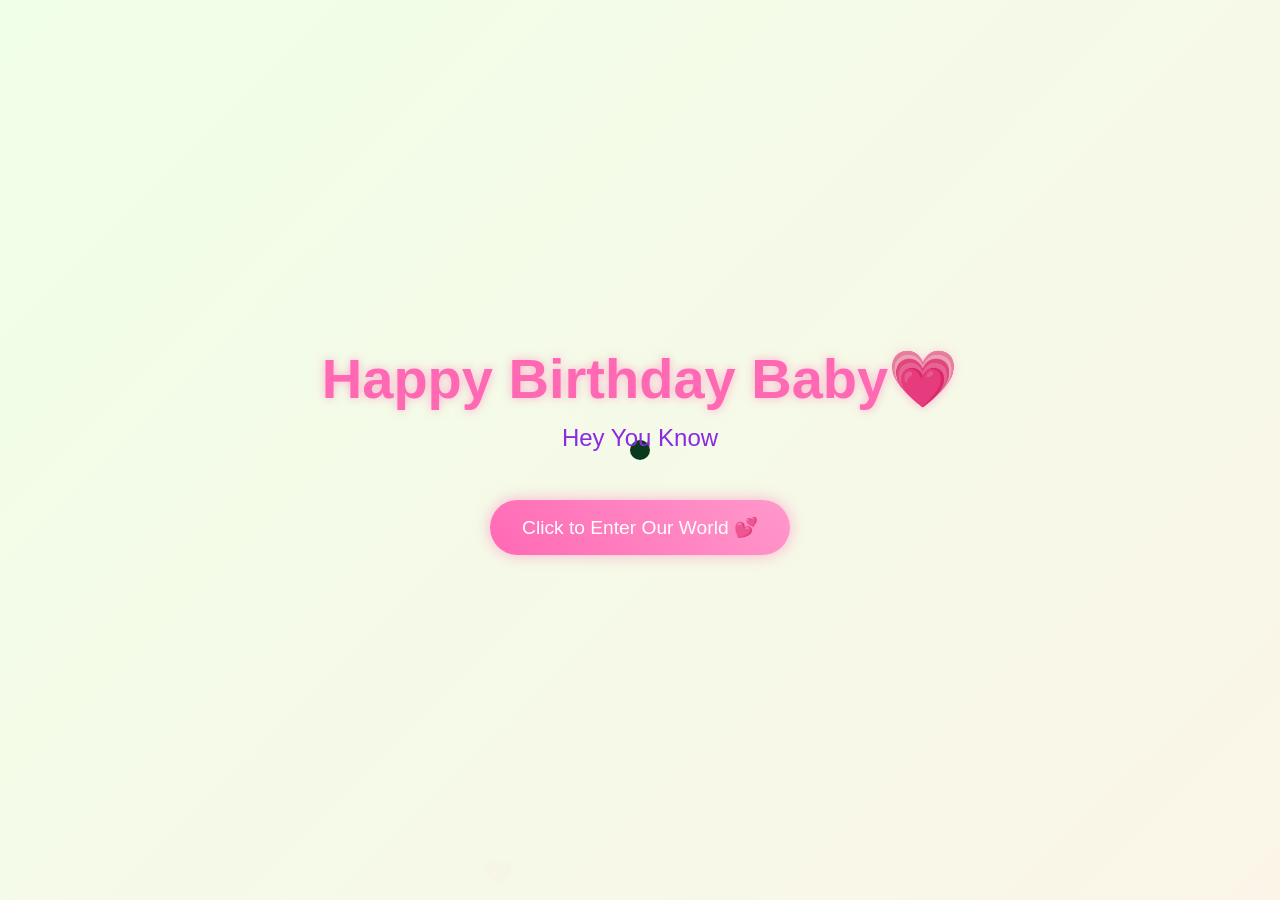
<file: index.html>
<!DOCTYPE html>
<html lang="en">
<head>
    <meta charset="UTF-8">
    <meta name="viewport" content="width=device-width, initial-scale=1.0">
    <title>Happy Birthday</title>
    <script src="https://cdnjs.cloudflare.com/ajax/libs/gsap/3.12.2/gsap.min.js"></script>
    <link rel="stylesheet" href="style.css">
    <script src="config.js"></script>
    <script src="shared.js"></script>
</head>
<body>
    <div class="cursor"></div>
    <div class="container">
        <h1>Happy Birthday <span data-bday-name>Baby</span>💗</h1>
        <div class="greeting"></div>
        <button class="cta-button">Click to Enter Our World 💕</button>
    </div>

    <script src="script.js"></script>
</body>
</html>
</file>
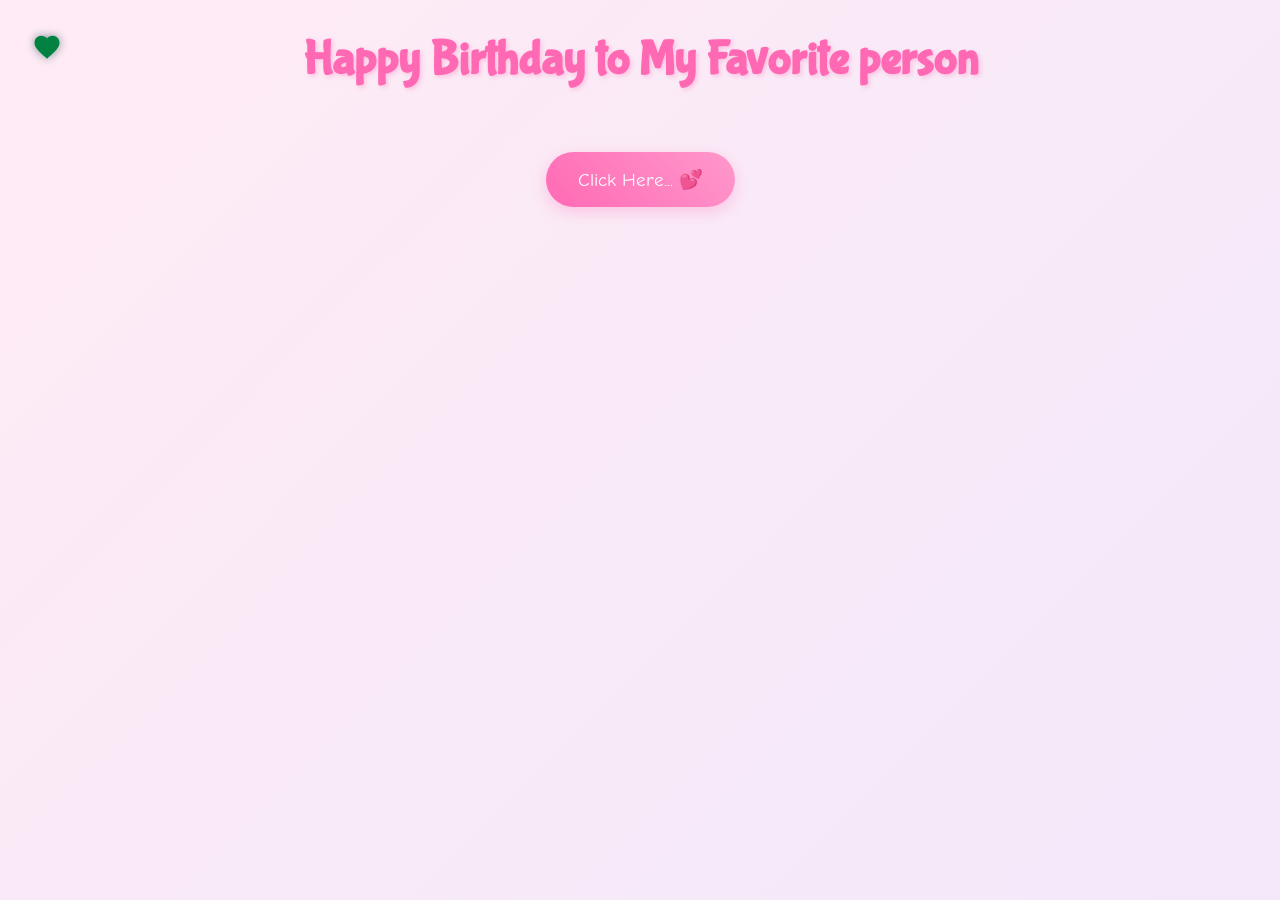
<file: cause.html>
<!DOCTYPE html>
<html lang="en">
<head>
    <meta charset="UTF-8">
    <meta name="viewport" content="width=device-width, initial-scale=1.0">
    <title>Happy Birthday Baby 💖</title>
    <script src="https://cdnjs.cloudflare.com/ajax/libs/gsap/3.12.2/gsap.min.js"></script>
    <link rel="stylesheet" href="./cause.css">
    <script src="config.js"></script>
    <script src="shared.js"></script>
</head>
<body>
    <div class="custom-cursor">
        <svg viewBox="0 0 24 24">
            <path fill="#ff69b4" d="M12 21.35l-1.45-1.32C5.4 15.36 2 12.28 2 8.5 2 5.42 4.42 3 7.5 3c1.74 0 3.41.81 4.5 2.09C13.09 3.81 14.76 3 16.5 3 19.58 3 22 5.42 22 8.5c0 3.78-3.4 6.86-8.55 11.54L12 21.35z"/>
        </svg>
    </div>

    <div class="container">
       <h1>Happy Birthday to My Favorite person </h1>
        <div id="reasons-container"></div>
        
        <button class="shuffle-button">Click Here... 💕</button>
        <div class="reason-counter"></div>

        <div class="ending-section">
            <div class="teddy-hug">
                <img src="./gif1.gif" alt="Teddy Hug">
            </div>
               <div class="ending-text">Forever my favorite person. ❤️</div>
        </div>
    </div>

    <script src="cause.js"></script>
</body>
</html>
</file>
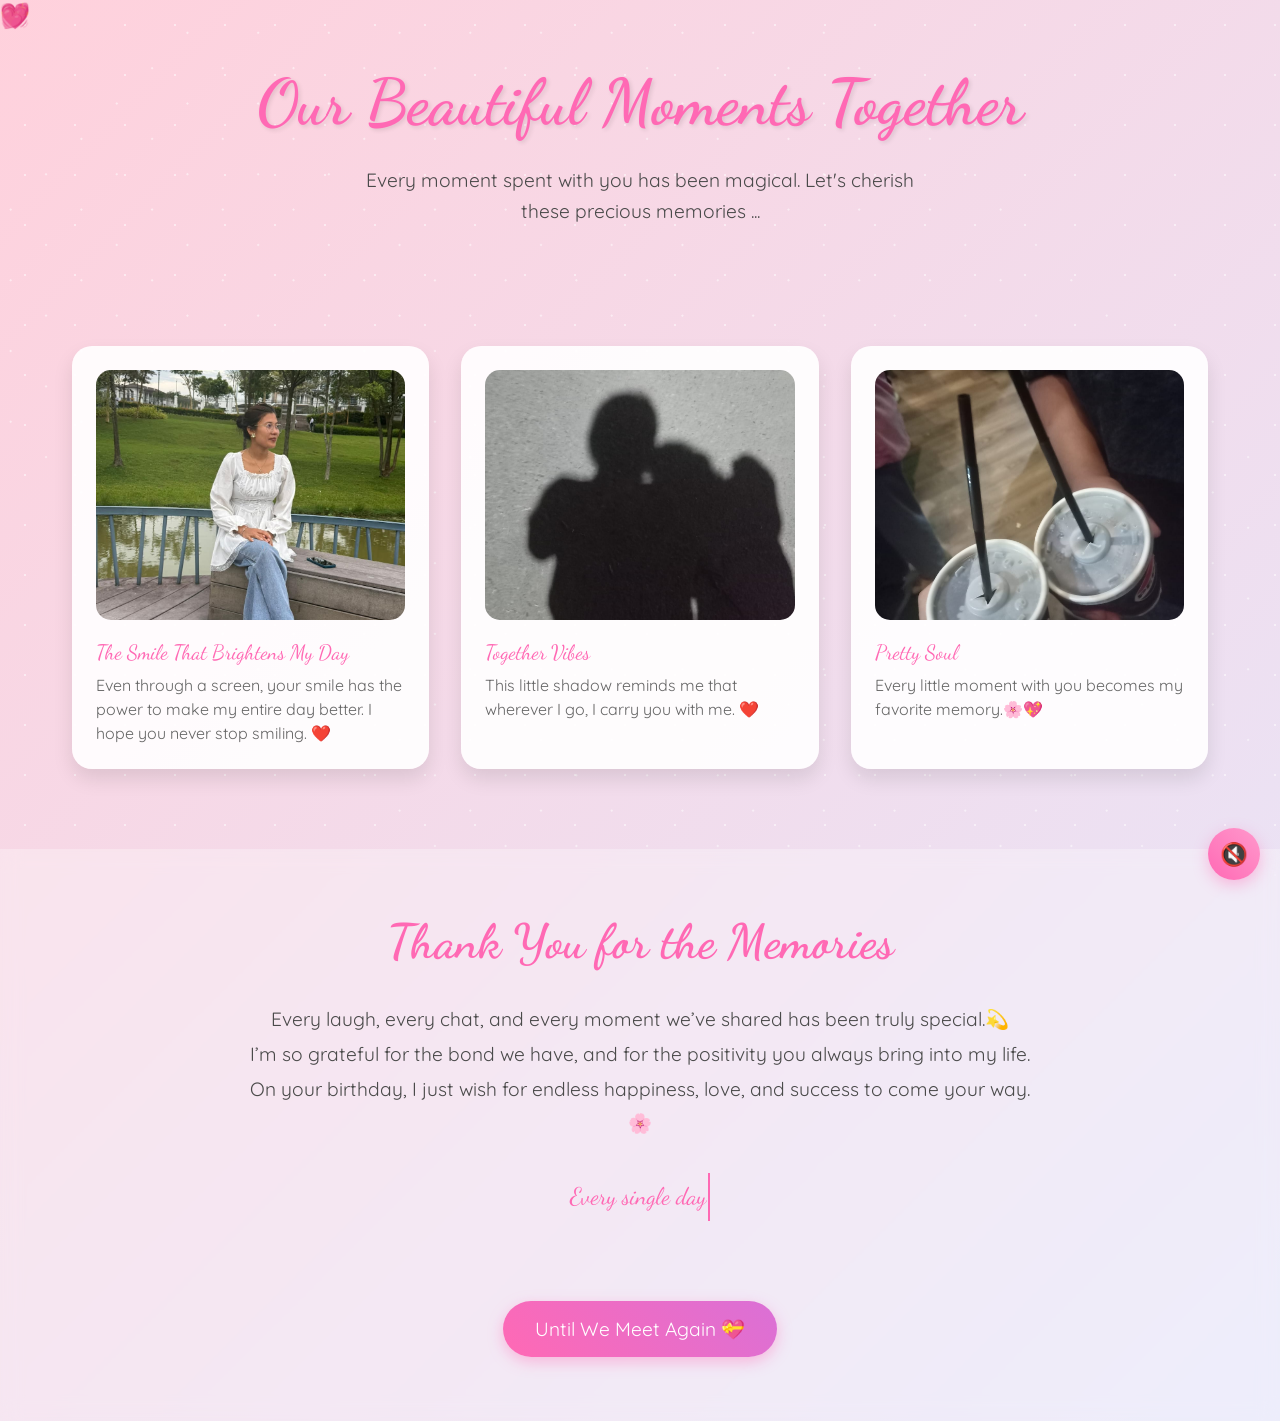
<file: last.html>
<!DOCTYPE html>
<html lang="en">

<head>
    <meta charset="UTF-8">
    <meta name="viewport" content="width=device-width, initial-scale=1.0">
    <title>Our Beautiful Memories ✨</title>
    <style>
        @import url('https://fonts.googleapis.com/css2?family=Dancing+Script:wght@700&family=Quicksand:wght@300;400;500;600&display=swap');

        * {
            margin: 0;
            padding: 0;
            box-sizing: border-box;
        }

        body {
            min-height: 100vh;
            background: linear-gradient(135deg,
                    #ffd1dc 0%,
                    #e6e6fa 25%,
                    #ffefd5 50%,
                    #e6e6fa 75%,
                    #ffd1dc 100%);
            background-size: 400% 400%;
            animation: gradientFlow 15s ease infinite;
            font-family: 'Quicksand', sans-serif;
            overflow-x: hidden;
            color: #4a4a4a;
        }

        @keyframes gradientFlow {
            0% {
                background-position: 0% 50%;
            }

            50% {
                background-position: 100% 50%;
            }

            100% {
                background-position: 0% 50%;
            }
        }

        /* Enhanced Sparkle Effect */
        .magic-sparkles {
            position: fixed;
            top: 0;
            left: 0;
            width: 100%;
            height: 100%;
            pointer-events: none;
            z-index: 1;
        }

        .sparkle {
            position: absolute;
            width: 6px;
            height: 6px;
            border-radius: 50%;
            background-color: white;
            animation: twinkle var(--duration, 4s) ease-in-out infinite;
            opacity: 0;
        }

        @keyframes twinkle {

            0%,
            100% {
                opacity: 0;
                transform: scale(0.5);
            }

            50% {
                opacity: 0.8;
                transform: scale(1);
            }
        }

        /* Generate 50 sparkles with different positions and animations */
        .magic-sparkles::before,
        .magic-sparkles::after {
            content: '';
            position: absolute;
            width: 100%;
            height: 100%;
            background-image: radial-gradient(circle, white 1px, transparent 1px);
            background-size: 50px 50px;
            animation: sparkleLayer 8s linear infinite;
            opacity: 0.5;
        }

        .magic-sparkles::after {
            animation-delay: -4s;
            transform: rotate(45deg);
        }

        @keyframes sparkleLayer {
            0% {
                transform: translateY(0);
            }

            100% {
                transform: translateY(-50px);
            }
        }

        /* Floating Hearts */
        .floating-hearts {
            position: fixed;
            width: 100%;
            height: 100%;
            pointer-events: none;
            z-index: 2;
        }

        .heart {
            position: absolute;
            font-size: 1.5rem;
            color: rgba(255, 105, 180, 0.6);
            animation: floatHeart var(--float-duration, 6s) ease-in-out infinite;
            animation-delay: var(--delay, 0s);
        }

        @keyframes floatHeart {
            0% {
                transform: translate(0, 100vh) rotate(0deg);
            }

            100% {
                transform: translate(var(--translate-x, 0), -100vh) rotate(360deg);
            }
        }

        /* Welcome Section */
        .welcome {
            text-align: center;
            padding: 4rem 2rem;
            position: relative;
            z-index: 3;
        }

        .welcome h1 {
            font-family: 'Dancing Script', cursive;
            font-size: 4rem;
            color: #ff69b4;
            text-shadow: 2px 2px 4px rgba(0, 0, 0, 0.1);
            animation: fadeInScale 2s ease;
        }

        .welcome p {
            font-size: 1.2rem;
            max-width: 600px;
            margin: 1.5rem auto;
            line-height: 1.6;
            animation: fadeIn 2s ease 0.5s both;
        }

        /* Enhanced Memory Cards */
        .memory-container {
            max-width: 1200px;
            margin: 0 auto;
            padding: 2rem;
            display: grid;
            grid-template-columns: repeat(auto-fit, minmax(300px, 1fr));
            gap: 2rem;
            z-index: 3;
            position: relative;
        }

        .memory-card {
            background: rgba(255, 255, 255, 0.9);
            border-radius: 20px;
            padding: 1.5rem;
            box-shadow: 0 10px 20px rgba(0, 0, 0, 0.1);
            transition: all 0.5s cubic-bezier(0.4, 0, 0.2, 1);
            position: relative;
            overflow: hidden;
        }

        .memory-card:hover {
            transform: translateY(-10px) scale(1.02);
            box-shadow: 0 15px 30px rgba(0, 0, 0, 0.15);
        }

        .memory-card::before {
            content: '';
            position: absolute;
            top: 0;
            left: 0;
            width: 100%;
            height: 100%;
            background: linear-gradient(45deg, transparent, rgba(255, 255, 255, 0.4), transparent);
            transform: translateX(-100%);
            transition: 0.5s;
        }

        .memory-card:hover::before {
            transform: translateX(100%);
        }

        .memory-img {
            width: 100%;
            height: 250px;
            object-fit: cover;
            border-radius: 15px;
            margin-bottom: 1rem;
            transition: transform 0.5s ease;
        }

        .memory-card:hover .memory-img {
            transform: scale(1.05);
        }

        .memory-date {
            font-family: 'Dancing Script', cursive;
            color: #ff69b4;
            font-size: 1.3rem;
            margin-bottom: 0.5rem;
        }

        .memory-caption {
            font-size: 1rem;
            line-height: 1.5;
            color: #666;
        }

        /* Final Message Section */
        .final-message {
            text-align: center;
            padding: 4rem 2rem;
            background: rgba(255, 255, 255, 0.3);
            backdrop-filter: blur(10px);
            margin-top: 3rem;
            position: relative;
            z-index: 3;
        }

        .final-message h2 {
            font-family: 'Dancing Script', cursive;
            font-size: 3rem;
            color: #ff69b4;
            margin-bottom: 2rem;
            animation: heartbeat 2s infinite;
        }

        @keyframes heartbeat {

            0%,
            100% {
                transform: scale(1);
            }

            50% {
                transform: scale(1.1);
            }
        }

        .final-message p {
            font-size: 1.2rem;
            max-width: 800px;
            margin: 0 auto 2rem;
            line-height: 1.8;
        }

        .love-letter {
            font-family: 'Dancing Script', cursive;
            font-size: 1.5rem;
            color: #ff69b4;
            max-width: 700px;
            margin: 0 auto 2rem;
            line-height: 2;
            min-height: 4em;
        }

        .love-letter .cursor-blink {
            display: inline-block;
            width: 2px;
            background: #ff69b4;
            margin-left: 2px;
            animation: blink 0.8s step-end infinite;
        }

        @keyframes blink {
            50% { opacity: 0; }
        }

        .goodbye-btn {
            display: inline-block;
            padding: 1rem 2rem;
            font-size: 1.2rem;
            background: linear-gradient(45deg, #ff69b4, #da70d6);
            color: white;
            border: none;
            border-radius: 50px;
            cursor: pointer;
            text-decoration: none;
            transition: all 0.3s ease;
            box-shadow: 0 5px 15px rgba(255, 105, 180, 0.4);
            animation: float 3s infinite ease-in-out;
        }

        .goodbye-btn:hover {
            transform: translateY(-5px);
            box-shadow: 0 8px 20px rgba(255, 105, 180, 0.6);
        }

        @keyframes float {

            0%,
            100% {
                transform: translateY(0);
            }

            50% {
                transform: translateY(-10px);
            }
        }

        /* Animations */
        @keyframes fadeInScale {
            0% {
                opacity: 0;
                transform: scale(0.8);
            }

            100% {
                opacity: 1;
                transform: scale(1);
            }
        }

        @keyframes fadeIn {
            0% {
                opacity: 0;
            }

            100% {
                opacity: 1;
            }
        }

        /* Generate Hearts */
        .js-generate-hearts {
            position: fixed;
            width: 100%;
            height: 100%;
            pointer-events: none;
            z-index: 2;
        }

        /* Custom Scrollbar */
        ::-webkit-scrollbar {
            width: 12px;
        }

        ::-webkit-scrollbar-track {
            background: rgba(255, 255, 255, 0.4);
        }

        ::-webkit-scrollbar-thumb {
            background: linear-gradient(45deg, #ff69b4, #da70d6);
            border-radius: 6px;
        }

        /* Responsive Design */
        @media (max-width: 768px) {
            .welcome h1 {
                font-size: 3rem;
            }

            .memory-container {
                grid-template-columns: 1fr;
            }

            .final-message h2 {
                font-size: 2.5rem;
            }
        }
    </style>
    <script src="https://cdnjs.cloudflare.com/ajax/libs/gsap/3.12.2/gsap.min.js"></script>
   <script src="config.js"></script>
        <script>window.BDAY_MUSIC_ENABLED = true;</script>
    <script src="shared.js"></script>
</head>

<body>
    <div class="magic-sparkles"></div>
    <div class="floating-hearts">
        <!-- Hearts will be generated via CSS -->
        <div class="heart" style="--float-duration: 6s; --delay: 0s; --translate-x: 20px;">💝</div>
        <div class="heart" style="--float-duration: 8s; --delay: 1s; --translate-x: -30px;">💖</div>
        <div class="heart" style="--float-duration: 7s; --delay: 2s; --translate-x: 40px;">💗</div>
        <div class="heart" style="--float-duration: 9s; --delay: 3s; --translate-x: -20px;">💓</div>
        <div class="heart" style="--float-duration: 5s; --delay: 4s; --translate-x: 30px;">💕</div>
    </div>

     <section class="welcome">
        <h1>Our Beautiful Moments Together</h1>
        <p>Every moment spent with you has been magical. Let's cherish these precious memories ...</p>
    </section>

    <div class="memory-container">
        <div class="memory-card">
            <img src="./D1.jpeg" alt="First Date" class="memory-img">
            <div class="memory-date">The Smile That Brightens My Day</div>
            <div class="memory-caption">Even through a screen, your smile has the power to make my entire day better. I hope you never stop smiling. ❤️</div>
        </div>
        <div class="memory-card">
            <img src="./D2.jpeg" alt="Beach Day" class="memory-img">
            <div class="memory-date">Together Vibes</div>
            <div class="memory-caption">This little shadow reminds me that wherever I go, I carry you with me. ❤️
    </div>
        </div>
        <div class="memory-card">
            <img src="./d3.jpeg" alt="Movie Night" class="memory-img">
            <div class="memory-date">Pretty Soul</div>
            <div class="memory-caption">Every little moment with you becomes my favorite memory.🌸💖</div>
        </div>

    </div>

    <section class="final-message">
        <h2>Thank You for the Memories</h2>
        <p>Every laugh, every chat, and every moment we’ve shared has been truly special.💫<br>
            I’m so grateful for the bond we have, and for the positivity you always bring into my life.<br>
            On your birthday, I just wish for endless happiness, love, and success to come your way.🌸</p>
        <div class="love-letter" id="loveLetter"></div>
        <a href="#" class="goodbye-btn" id="goodbyeBtn">Until We Meet Again 💝</a>
    </section>

    <script>
        // Typewriter reveal of the personal love letter
        function typeLoveLetter() {
            const cfg = window.BDAY_CONFIG || {};
            const text = cfg.loveLetter || "You deserve all the joy in the world—keep shining. ✨";
            const target = document.getElementById('loveLetter');
            let i = 0;
            target.innerHTML = '<span class="cursor-blink">&nbsp;</span>';
            const typer = setInterval(() => {
                if (i < text.length) {
                    target.innerHTML = text.slice(0, i + 1) + '<span class="cursor-blink">&nbsp;</span>';
                    i++;
                } else {
                    clearInterval(typer);
                }
            }, 35);
        }

        // Start the letter once it scrolls into view
        const letterSection = document.querySelector('.final-message');
        const observer = new IntersectionObserver((entries) => {
            entries.forEach(entry => {
                if (entry.isIntersecting) {
                    typeLoveLetter();
                    observer.disconnect();
                }
            });
        }, { threshold: 0.4 });
        observer.observe(letterSection);

        // Finale heart burst on the goodbye button
        document.getElementById('goodbyeBtn').addEventListener('click', (e) => {
            e.preventDefault();
            if (window.heartBurst) heartBurst(40);
            e.target.textContent = "Love you! 💖";
        });
    </script>
</body>

</html>
</file>
<file: style.css>
* {
    margin: 0;
    padding: 0;
    box-sizing: border-box;
    cursor: none;
}

body {
    min-height: 100vh;
    display: flex;
    flex-direction: column;
    align-items: center;
    justify-content: center;
    background: linear-gradient(-45deg, #fee9f7, #e8f5fe, #fef2e8, #f0ffe8);
    background-size: 400% 400%;
    animation: gradientBG 15s ease infinite;
    font-family: 'Arial Rounded MT Bold', Arial, sans-serif;
    overflow: hidden;
    position: relative;
}

.cursor {
    width: 20px;
    height: 20px;
    background: pink;
    border-radius: 50%;
    position: fixed;
    pointer-events: none;
    mix-blend-mode: difference;
    transition: transform 0.2s;
}

.container {
    text-align: center;
    z-index: 1;
}

h1 {
    font-size: 3.5rem;
    color: #ff69b4;
    text-shadow: 0 0 10px rgba(255, 105, 180, 0.5);
    margin-bottom: 2rem;
    opacity: 0;
}

.greeting {
    font-size: 1.5rem;
    color: #8a2be2;
    margin-bottom: 3rem;
    min-height: 2em;
}

.cta-button {
    padding: 1rem 2rem;
    font-size: 1.2rem;
    background: linear-gradient(45deg, #ff69b4, #ff99cc);
    border: none;
    border-radius: 50px;
    color: white;
    cursor: pointer;
    box-shadow: 0 0 15px rgba(255, 105, 180, 0.5);
    transition: transform 0.3s, box-shadow 0.3s;
    opacity: 0;
}

.cta-button:hover {
    transform: scale(1.1);
    box-shadow: 0 0 25px rgba(255, 105, 180, 0.7);
}

.floating {
    position: absolute;
    pointer-events: none;
    opacity: 0;
}

@keyframes gradientBG {
    0% { background-position: 0% 50%; }
    50% { background-position: 100% 50%; }
    100% { background-position: 0% 50%; }
}

@media (max-width: 768px) {
    h1 { font-size: 2rem; }
    .greeting { font-size: 1.2rem; }
    .cta-button { font-size: 1rem; }
}
</file>
<file: cause.css>
@import url('https://fonts.googleapis.com/css2?family=Bubblegum+Sans&family=Comic+Neue:wght@700&family=Quicksand:wght@500&display=swap');

* {
    margin: 0;
    padding: 0;
    box-sizing: border-box;
    cursor: none;
}

body {
    min-height: 100vh;
    background: linear-gradient(-45deg, #ffe6e6, #e6e6ff, #ffebf5);
    background-size: 400% 400%;
    animation: gradientBG 15s ease infinite;
    font-family: 'Quicksand', sans-serif;
    overflow-x: hidden;
    padding: 2rem;
}

.custom-cursor {
    width: 30px;
    height: 30px;
    position: fixed;
    pointer-events: none;
    z-index: 9999;
    mix-blend-mode: difference;
    transition: transform 0.1s;
}

.custom-cursor svg {
    width: 100%;
    height: 100%;
    filter: drop-shadow(0 0 5px rgba(255, 182, 193, 0.5));
}

.container {
    max-width: 1200px;
    margin: 0 auto;
    text-align: center;
    position: relative;
    z-index: 1;
}

h1 {
    font-family: 'Bubblegum Sans', cursive;
    font-size: 3rem;
    color: #ff69b4;
    text-shadow: 2px 2px 4px rgba(255, 105, 180, 0.3);
    margin-bottom: 2rem;
    animation: bounce 1s ease infinite;
}

.reason-card {
    background: rgba(255, 255, 255, 0.9);
    border-radius: 20px;
    padding: 2rem;
    margin: 1.5rem;
    box-shadow: 0 5px 15px rgba(0, 0, 0, 0.1);
    transition: transform 0.3s, box-shadow 0.3s;
    cursor: pointer;
    position: relative;
    overflow: hidden;
}

.reason-card:hover {
    transform: translateY(-5px);
    box-shadow: 0 8px 25px rgba(255, 105, 180, 0.2);
}

.reason-text {
    font-size: 1.2rem;
    margin-bottom: 1rem;
    position: relative;
    z-index: 2;
}

.gif-overlay {
    position: absolute;
    top: 0;
    left: 0;
    width: 100%;
    height: 100%;
    background: rgba(255, 255, 255, 0.95);
    display: flex;
    align-items: center;
    justify-content: center;
    opacity: 0;
    transition: opacity 0.3s;
    z-index: 1;
}

.reason-card:hover .gif-overlay {
    opacity: 1;
}

.floating {
    position: fixed;
    pointer-events: none;
    animation: float 3s ease-in-out infinite;
}

.ending-section {
    margin-top: 4rem;
    padding: 2rem;
    text-align: center;
}

.ending-text {
    font-family: 'Bubblegum Sans', cursive;
    font-size: 2rem;
    color: #ff69b4;
    margin-bottom: 2rem;
    opacity: 0;
    transform: translateY(20px);
}

.teddy-hug {
    width: 200px;
    margin: 0 auto;
    transform: scale(0);
}

@keyframes gradientBG {
    0% { background-position: 0% 50%; }
    50% { background-position: 100% 50%; }
    100% { background-position: 0% 50%; }
}

@keyframes float {
    0%, 100% { transform: translateY(0); }
    50% { transform: translateY(-20px); }
}

@keyframes bounce {
    0%, 100% { transform: translateY(0); }
    50% { transform: translateY(-10px); }
}

@media (max-width: 768px) {
    h1 { font-size: 2rem; }
    .reason-card { margin: 1rem; }
    .reason-text { font-size: 1rem; }
}
.shuffle-button {
    background: linear-gradient(45deg, #ff69b4, #ff99cc);
    border: none;
    border-radius: 50px;
    padding: 1rem 2rem;
    font-size: 1.2rem;
    color: white;
    margin: 2rem 0;
    cursor: pointer;
    transition: all 0.3s;
    font-family: 'Comic Neue', cursive;
    box-shadow: 0 5px 15px rgba(255, 105, 180, 0.3);
}

.shuffle-button.story-mode {
    background: linear-gradient(45deg, #9b6dff, #ff6dc7);
    transform: scale(1.1);
}

.shuffle-button:hover {
    transform: scale(1.1);
}

.shuffle-button.story-mode:hover {
    transform: scale(1.2);
}

.reason-counter {
    font-size: 0.9rem;
    color: #ff69b4;
    margin-top: 1rem;
    opacity: 0.7;
}

.teddy-hug img {
    width: 100%;
    border-radius: 20px;
    box-shadow: 0 8px 20px rgba(255, 105, 180, 0.3);
}
</file>
